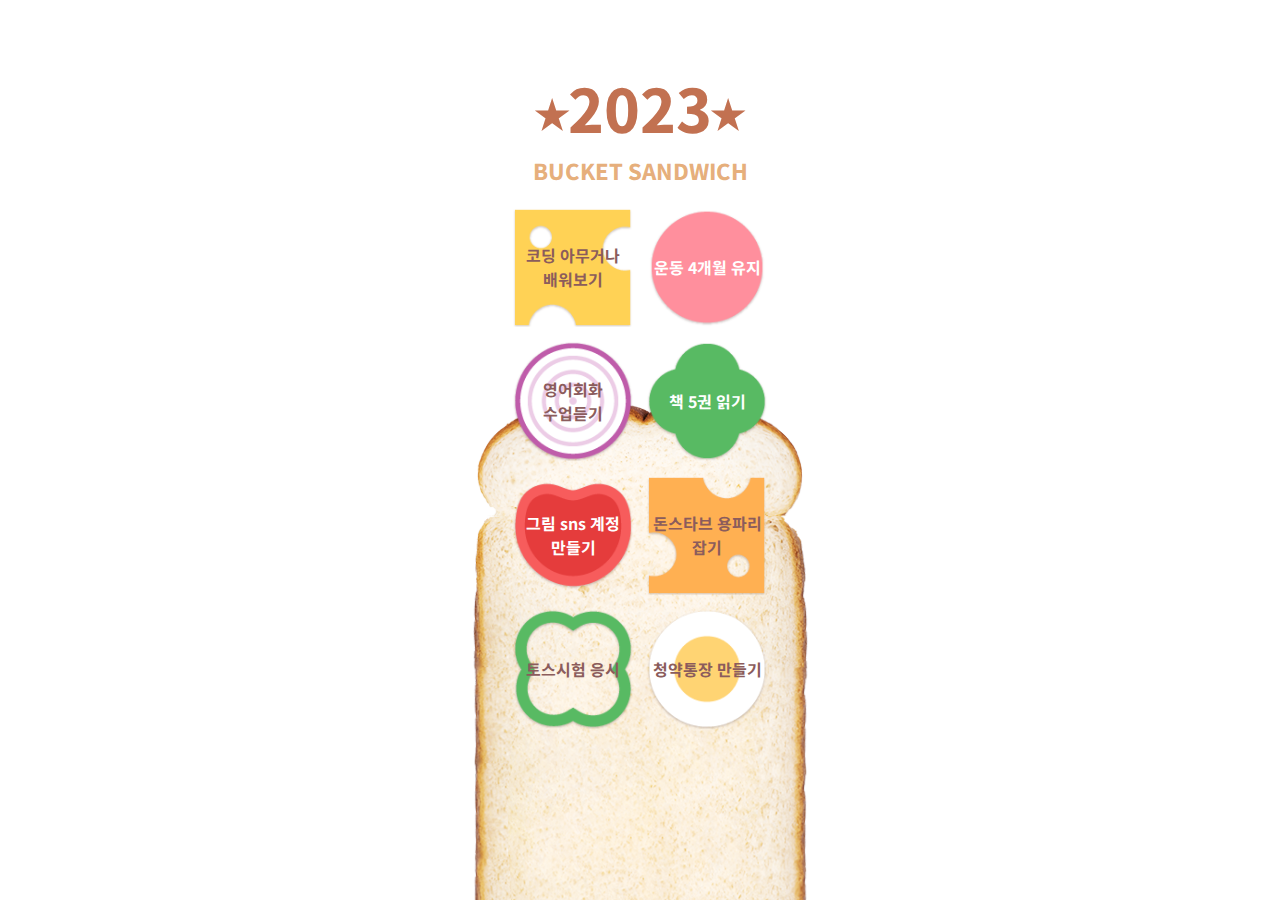
<file: index.html>
<!DOCTYPE html>
<html>

<head>
    <meta charset="UTF-8">
    <meta http-equiv="X-UA-Compatible" content="IE=edge">
    <meta name="viewport" content="width=device-width, initial-scale=1.0">
    <title>2023년 버킷리스트</title>
    <link rel="stylesheet" type="text/css" href="custom.css">
</head>

<body class="bg center">
    <h1 class="title">⭑2023⭑</h1>
    <p class="msg">BUCKET SANDWICH</p>
    <div class="row flex-row wrap" id="bucket-list"></div>

    <script>
        const items = [
            { title: '코딩 아무거나 배워보기', image: 'img1', status: false },
            { title: '운동 4개월 유지', image: 'img2', status: false },
            { title: '영어회화 수업듣기', image: 'img3', status: false },
            { title: '책 5권 읽기', image: 'img4', status: false },
            { title: '그림 sns 계정 만들기', image: 'img5', status: false },
            { title: '돈스타브 용파리 잡기', image: 'img6', status: false },
            { title: '토스시험 응시', image: 'img7', status: false },
            { title: '청약통장 만들기', image: 'img8', status: false }
        ];

        if (localStorage.getItem('items') == null) {
            localStorage.setItem('items', JSON.stringify(items));
        }

        const bucketList = document.getElementById('bucket-list');
        const item = JSON.parse(localStorage.getItem('items'));
        let list = "";

        for (let i = 0; i < item.length; i++) {
            const data = item[i];
            list += `<div class='bucket ${data.image} center ${data.status ? 'done' : ''}' id='item${i}'>${data.title}</div>`;
        }
        bucketList.innerHTML = list;

        const arr = [];
        for (let a = 0; a < item.length; a++) {
            arr.push(document.getElementById(`item${a}`));
        }

        // 이해가 안돼요 선생님 (공부2 - stackoverflow 확인, for문에서 onclick 이슈)
        const createClickHandler = function dripSauceOnItem(t, topping) {
            return function dripSauceOnItem() {
                if (topping.classList.contains('done')) {
                    topping.classList.remove('done');
                    item[t].status = false;
                    localStorage.setItem('items', JSON.stringify(item));
                } else {
                    topping.classList.add('done');
                    item[t].status = true;
                    localStorage.setItem('items', JSON.stringify(item));
                }
            };
        }

        for (let t = 0; t < arr.length; t++) {
            let topping = arr[t];
            topping.onclick = createClickHandler(t, topping);
        }
    </script>
</body>

</html>
</file>
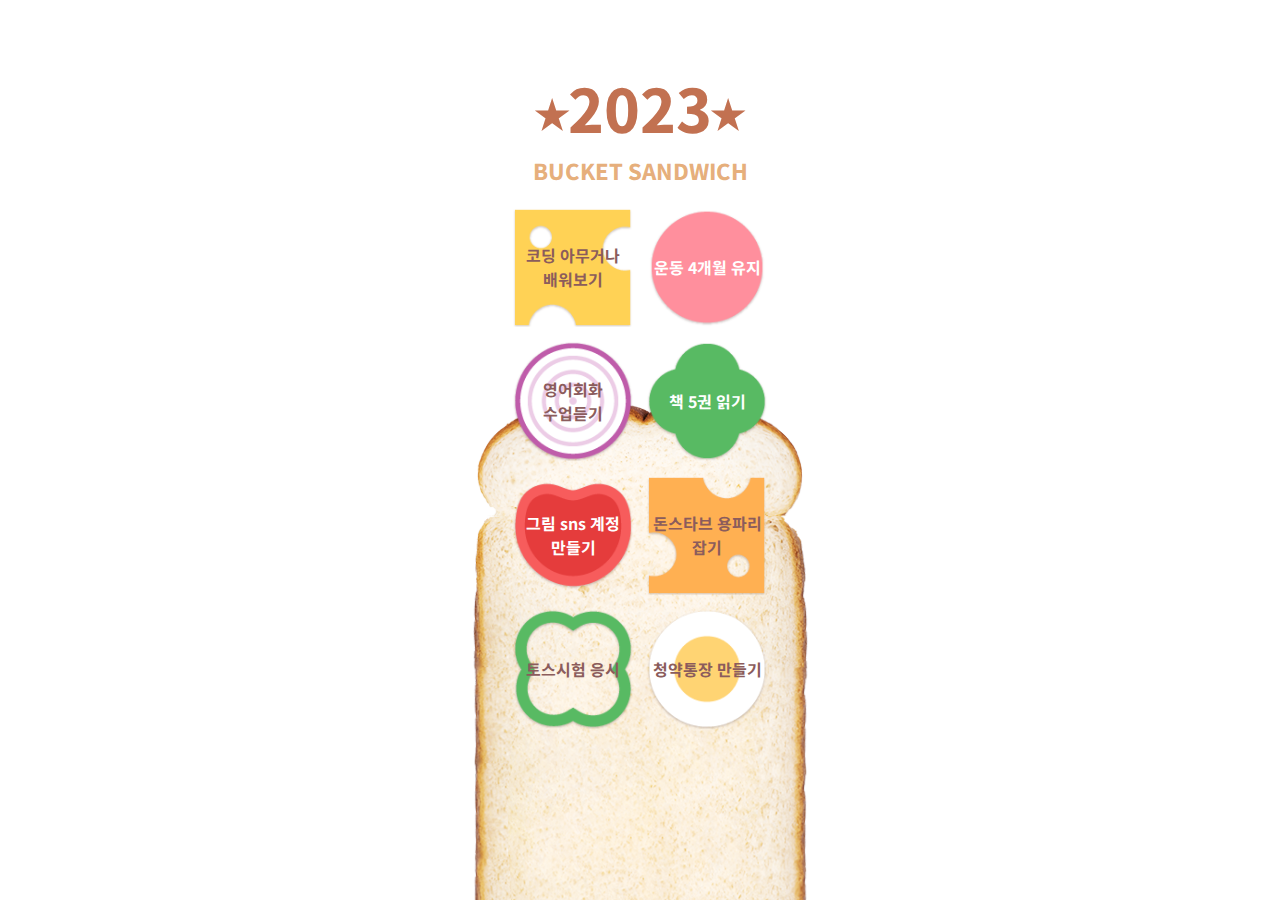
<file: index copy.html>
<!DOCTYPE html>
<html>

<head>
    <meta charset="UTF-8">
    <meta http-equiv="X-UA-Compatible" content="IE=edge">
    <meta name="viewport" content="width=device-width, initial-scale=1.0">
    <title>2023년 버킷리스트</title>
    <link rel="stylesheet" type="text/css" href="custom.css">
</head>

<body class="bg center">
    <h1 class="title">⭑2023⭑</h1>
    <p class="msg">BUCKET SANDWICH</p>
    <div class="row flex-row wrap" id="bucket-list"></div>

    <!-- json 적용하기(완료), 반복문에서 함수 빼기(미완), 리팩토링 -->
    <script>
        const items = [
            { title: '코딩 아무거나 배워보기', image: 'img1', status: false },
            { title: '운동 4개월 유지', image: 'img2', status: false },
            { title: '영어회화 수업듣기', image: 'img3', status: false },
            { title: '책 5권 읽기', image: 'img4', status: false },
            { title: '그림 sns 계정 만들기', image: 'img5', status: false },
            { title: '돈스타브 용파리 잡기', image: 'img6', status: false },
            { title: '토스시험 응시', image: 'img7', status: false },
            { title: '청약통장 만들기', image: 'img8', status: false }
        ];

        if (localStorage.getItem('items') == null) {
            localStorage.setItem('items', JSON.stringify(items));
        }

        const bucketList = document.getElementById('bucket-list');
        const item = JSON.parse(localStorage.getItem('items'));
        let list = "";

        for (let i = 0; i < item.length; i++) {
            const data = item[i];
            list += `<div class='bucket ${data.image} center ${data.status ? 'done' : ''}' id='item${i}'>${data.title}</div>`;
        }
        bucketList.innerHTML = list;

        const arr = [];
        for (let a = 0; a < item.length; a++) {
            arr.push(document.getElementById(`item${a}`));
        }

        for (let t = 0; t < arr.length; t++) {
            let topping = arr[t];
            topping.onclick = dripSauceOnItem;

            function dripSauceOnItem() {
                if (topping.classList.contains('done')) {
                    topping.classList.remove('done');
                    item[t].status = false;
                    localStorage.setItem('items', JSON.stringify(item));
                } else {
                    topping.classList.add('done');
                    item[t].status = true;
                    localStorage.setItem('items', JSON.stringify(item));
                }
            }
        }
    </script>
</body>

</html>
</file>
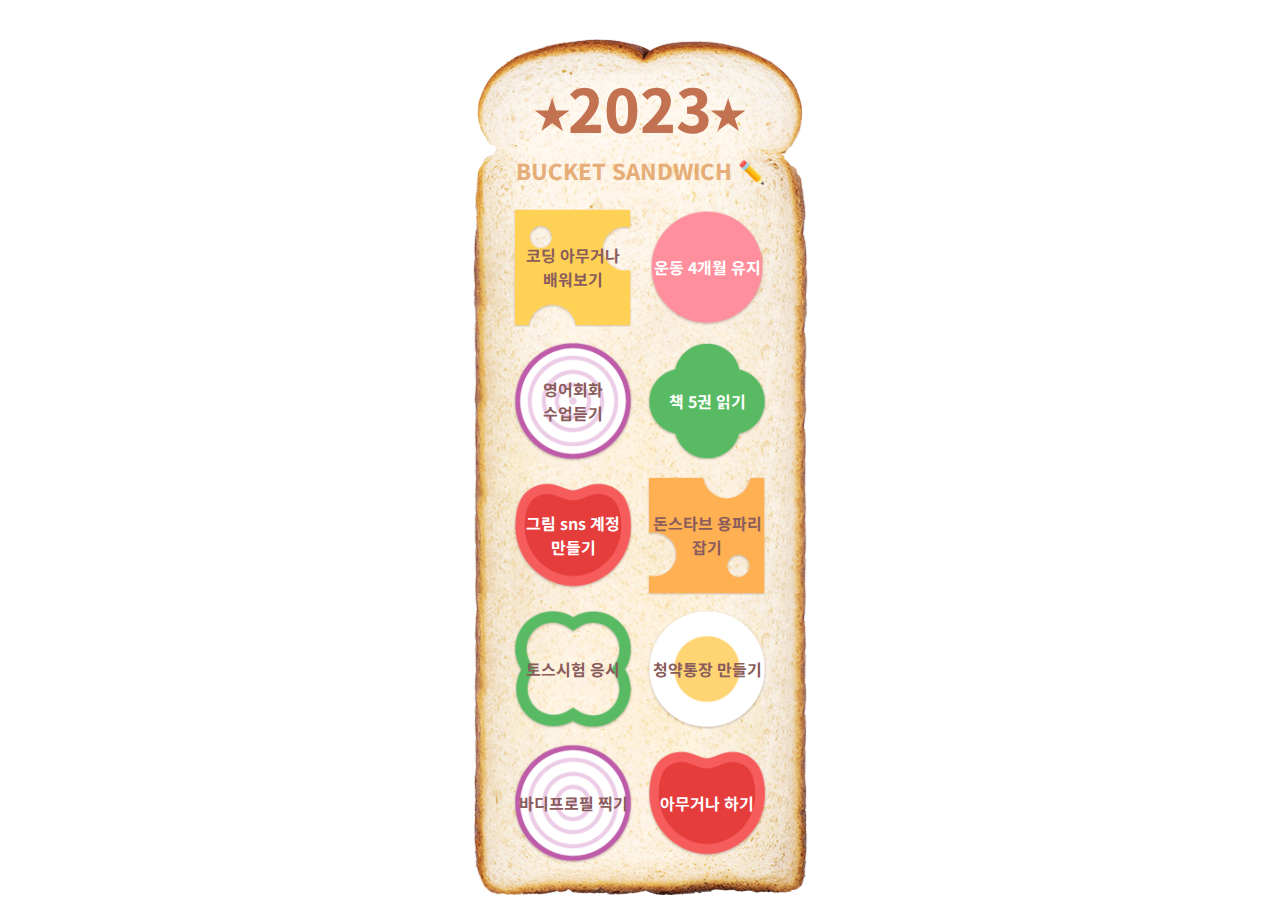
<file: list.html>
<!DOCTYPE html>
<html lang="ko">

<head>
<meta charset="UTF-8">
<meta http-equiv="X-UA-Compatible" content="IE=edge">
<meta name="viewport" content="width=device-width, initial-scale=1.0">
<title>2023년 버킷리스트</title>
<link rel="stylesheet" type="text/css" href="custom.css">
</head>

<body class="bg center">
	<h1 class="title">⭑2023⭑</h1>
	<p class="msg">
		BUCKET SANDWICH
        <a href="updateForm.html" type="button" id="update" style="text-decoration: none;">✏️</a>
	</p>
	<div class="row flex-row wrap" id="bucket-list"></div>

	<!-- CRUD 중 C, U, D 구현하기 -->
	<script>
        const items = [
            { title: '코딩 아무거나 배워보기', image: 'img1', status: false },
            { title: '운동 4개월 유지', image: 'img2', status: false },
            { title: '영어회화 수업듣기', image: 'img3', status: false },
            { title: '책 5권 읽기', image: 'img4', status: false },
            { title: '그림 sns 계정 만들기', image: 'img5', status: false },
            { title: '돈스타브 용파리 잡기', image: 'img6', status: false },
            { title: '토스시험 응시', image: 'img7', status: false },
            { title: '청약통장 만들기', image: 'img8', status: false },
            { title: '바디프로필 찍기', image: 'img3', status: false},
            { title: '아무거나 하기', image: 'img5', status: false}
        ];

        localStorage.setItem('items', JSON.stringify(items));

        if (localStorage.getItem('items') == null) {
            localStorage.setItem('items', JSON.stringify(items));
        }

        const bucketList = document.getElementById('bucket-list');
        const item = JSON.parse(localStorage.getItem('items'));
        let list = "";

        for (let i = 0; i < item.length; i++) {
            const data = item[i];
            list += `<div class='bucket ${data.image == 'img9' ? 'n' : data.image} center ${data.status ? 'done' : ''}' id='item${i}'>${data.title}</div>`;
        }
        bucketList.innerHTML = list;

        const arr = [];
        for (let a = 0; a < item.length; a++) {
            arr.push(document.getElementById(`item${a}`));
        }

        function dripSauceOnItem(t, topping) {
            return function dripSauceOnItem() {
                if (topping.classList.contains('done')) {
                    topping.classList.remove('done');
                    item[t].status = false;
                    localStorage.setItem('items', JSON.stringify(item));
                } else {
                    topping.classList.add('done');
                    item[t].status = true;
                    localStorage.setItem('items', JSON.stringify(item));
                }
            };
        }

        for (let t = 0; t < arr.length; t++) {
            let topping = arr[t];
            topping.onclick = dripSauceOnItem(t, topping);
        }
    </script>
</body>

</html>
</file>
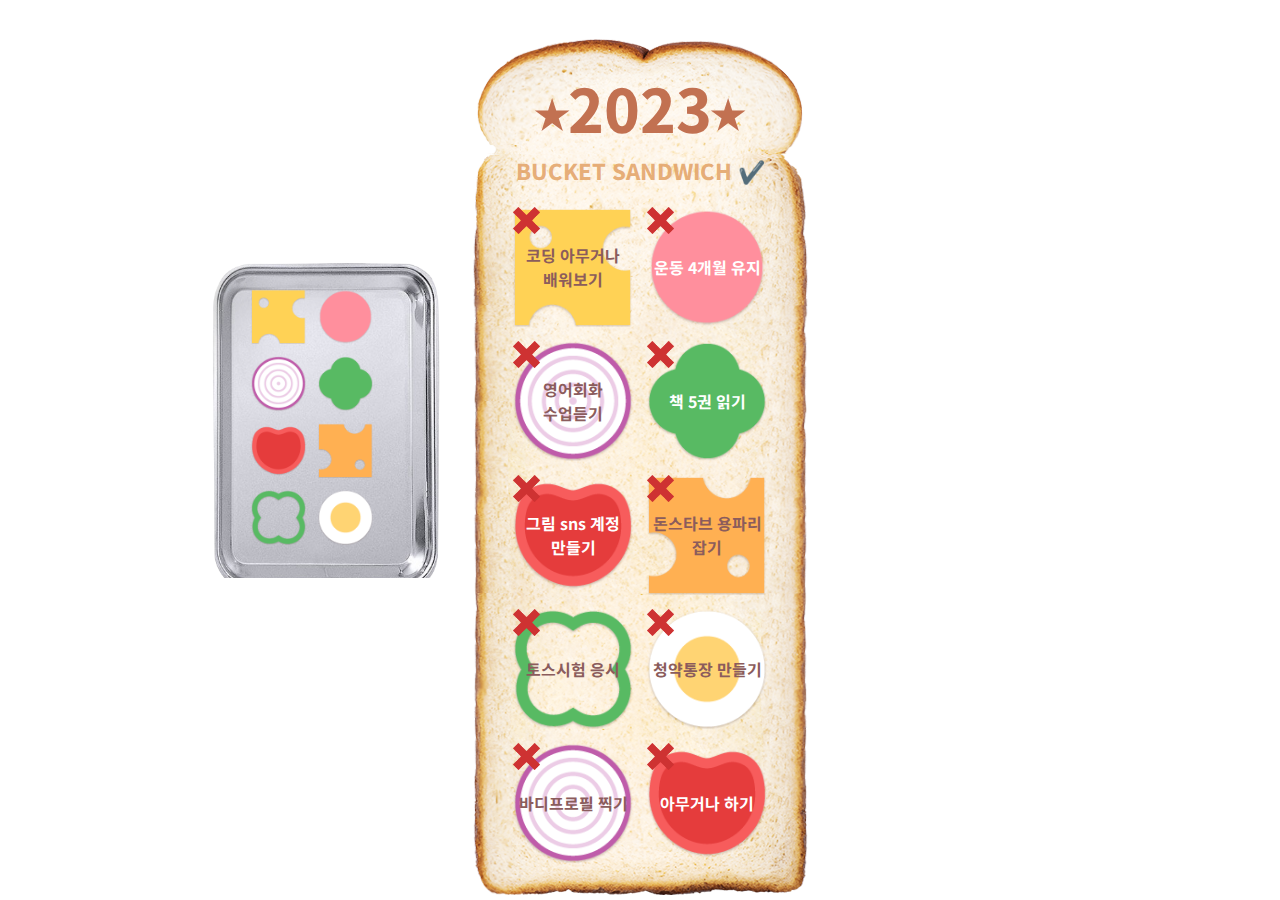
<file: updateForm.html>
<!DOCTYPE html>
<html lang="ko">

<head>
    <meta charset="UTF-8">
    <meta http-equiv="X-UA-Compatible" content="IE=edge">
    <meta name="viewport" content="width=device-width, initial-scale=1.0">
    <title>2023년 버킷리스트</title>
    <link rel="stylesheet" type="text/css" href="custom.css">
</head>

<body class="bg center">
    <h1 class="title">⭑2023⭑</h1>
    <p class="msg">
        BUCKET SANDWICH
        <a href="list.html" type="button" id="save" style="text-decoration: none;">✔️</a>
    </p>
    <div class="row flex-row wrap" id="bucket-list"></div>
    <div class="tray" id="tray">
        <div class="tray-img1 tray-on-img" type="button" id="tray-img0"></div>
        <div class="tray-img2 tray-on-img" type="button" id="tray-img1"></div>
        <div class="tray-img3 tray-on-img" type="button" id="tray-img2"></div>
        <div class="tray-img4 tray-on-img" type="button" id="tray-img3"></div>
        <div class="tray-img5 tray-on-img" type="button" id="tray-img4"></div>
        <div class="tray-img6 tray-on-img" type="button" id="tray-img5"></div>
        <div class="tray-img7 tray-on-img" type="button" id="tray-img6"></div>
        <div class="tray-img8 tray-on-img" type="button" id="tray-img7"></div>
    </div>

    <!-- CRUD 중 C, U 구현하기 -->
    <script>
        const items = [
            { title: '코딩 아무거나 배워보기', image: 'img1', status: false },
            { title: '운동 4개월 유지', image: 'img2', status: false },
            { title: '영어회화 수업듣기', image: 'img3', status: false },
            { title: '책 5권 읽기', image: 'img4', status: false },
            { title: '그림 sns 계정 만들기', image: 'img5', status: false },
            { title: '돈스타브 용파리 잡기', image: 'img6', status: false },
            { title: '토스시험 응시', image: 'img7', status: false },
            { title: '청약통장 만들기', image: 'img8', status: false },
            { title: '바디프로필 찍기', image: 'img3', status: false },
            { title: '아무거나 하기', image: 'img5', status: false }
        ];

        // localStorage.setItem('items', JSON.stringify(items));

        if (localStorage.getItem('items') == null) {
            localStorage.setItem('items', JSON.stringify(items));
        }

        const bucketList = document.getElementById('bucket-list');
        const item = JSON.parse(localStorage.getItem('items'));
        let list = "";

        for (let i = 0; i < item.length; i++) {
            const data = item[i];
            list += `<div contenteditable=${data.image == 'plusBtn' ? 'false' : 'true'} class='bucket ${data.image} center ${data.status ? 'done2' : ''}' id='item${i}'>
                <div contenteditable='false'><button class='img10' id='delete1${i}' ${data.image != 'plusBtn' ? 'readonly' : 'hidden'}></button></div>
                ${data.title}</div>`;
        }
        bucketList.innerHTML = list;

        const saveHandler = function save() {
            return function save() {
                const list2 = [];
                for (let b = 0; b < item.length; b++) {
                    const bucketList2 = document.getElementById(`item${b}`);
                    list2.push({ title: `${bucketList2.innerText}`, image: `${bucketList2.classList[1]}`, status: JSON.parse(`${bucketList2.classList[3] ? true : false}`) },);
                }
                localStorage.setItem('items', JSON.stringify(list2));
            };
        }
        document.getElementById('save').onclick = saveHandler();

        // 글자 수 제한 및 칸에 맞게 자동 정렬
        //
        const arr2 = [];
        const arr3 = [];
        for (let b = 0; b < item.length; b++) {
            arr2.push(document.getElementById(`delete1${b}`));
            arr3.push(document.getElementById(`item${b}`));
        }

        // tray
        const trayHandler = function trayDiv(t) {
            return function trayDiv() {

            };
        }

        const ingredient = 8;
        const trayArray = [];
        for (let t = 0; t < ingredient; t++) {
            trayArray.push(document.getElementById(`tray-img${t}`));
            let tray = trayArray[t];
            tray.onclick = trayHandler(t);
        }

        function removeClassByPrefix(node, prefix) {
            const regx = new RegExp('\\b' + prefix + '[^ ]*[ ]?\\b', 'g');
            node.className = node.className.replace(regx, '');
            return node;
        }

        // plus-dark
        const plusCl = document.getElementsByClassName('bucket plusBtn center ');
        function getPlusId() {
            const plusArr = [].slice.call(plusCl);
            let pl = []
            for (let p = 0; p < plusCl.length; p++) {
                pl.push(plusArr[p].id);
            }
            return pl;
        }

        const plusIds = getPlusId();
        for (let p = 0; p < plusIds.length; p++) {
            let plusBtn = plusIds[p];
            let plusBtnArr = document.getElementById(plusBtn);
            plusBtnArr.onclick = plusDark(plusBtnArr);
        }

        function plusDark(plusBtnArr) {
            return function plusDark() {
                if (plusBtnArr.classList.contains('plusBtn')) {
                    removeClassByPrefix(plusBtnArr, 'plusBtn');
                    plusBtnArr.classList.add('plus-dark');
                } else if (plusBtnArr.classList.contains('plus-dark')) {
                    removeClassByPrefix(plusBtnArr, 'plus-dark');
                    plusBtnArr.classList.add('plusBtn');
                }
            };
        }

        const deleteHandler = function deleteDiv(d, topping2) {
            return function deleteDiv() {
                // if (!confirm('먹어치우시겠습니까?')) {
                //     // 취소(아니오) 버튼 클릭 시 이벤트
                // } else {
                //     // 확인(예) 버튼 클릭 시 이벤트
                // }
                removeClassByPrefix(topping2, 'img');
                topping2.classList.add('plusBtn');
                document.getElementById(`delete1${d}`).remove();
                document.getElementById(`item${d}`).innerText = '';
                document.getElementById(`item${d}`).contentEditable = false;
                item[d].image = 'plusBtn';
                item[d].title = '';
                localStorage.setItem('items', JSON.stringify(item));
                location.reload();
            };
        }

        for (let d = 0; d < arr2.length; d++) {
            let deleteBtn = arr2[d];
            let topping2 = arr3[d];
            deleteBtn.onclick = deleteHandler(d, topping2);
        }

        const saveHandler2 = function saveDiv() {
            return function saveDiv() {
                localStorage.setItem('items', JSON.stringify(item));
            };
        }
        document.getElementById('save').onclick = saveHandler2();
    </script>
</body>

</html>
</file>
<file: custom.css>
/* ♥ */
@import url('https://fonts.googleapis.com/css2?family=Noto+Sans+KR:wght@400;500;700;900&display=swap');

* {
    font-family: 'Noto Sans KR', sans-serif;
}

html {
    display: flex;
    flex-direction: column;
    align-items: center;
    justify-content: center;
}

/* 드래그 방지 */
body {
    -webkit-user-select: none;
    -moz-user-select: none;
    -ms-user-select: none;
    user-select: none;
}

.bg {
    background-image: url("sandwich/bread2.png");
    background-repeat: no-repeat;
    background-position: center -270%;
    background-color: rgb(255, 255, 255);
}

.title {
    color: rgb(194, 113, 81);
    font-size: 60px;
    font-weight: 800;
    position: relative;
    top: 15px;
}

.msg {
    margin: -60px 0 20px;
    color: rgba(226, 161, 100, 0.863);
    font-size: 22px;
    font-weight: 800;
    position: relative;
    top: 39px;
}

.row {
    width: 360px;
}

.bucket {
    width: 120px;
    height: 120px;
    background-size: cover;
    background-position: center;
    margin: 7px;
    position: relative;
    top: 33px;
    z-index: 2;

    /* 내용 글씨관련 */
    font-weight: 700;
    font-size: 16px;
    text-align: center;
    word-break: keep-all;
}

.img1 {
    background-image: url("sandwich/cheese1.png");
    color: rgb(139, 92, 92);
}

.img2 {
    background-image: url("sandwich/ham.png");
    color: rgb(255, 255, 255);
    font-weight: 700;
}

.img3 {
    background-image: url("sandwich/onion.png");
    color: rgb(139, 92, 92);
}

.img4 {
    background-image: url("sandwich/vege.png");
    color: rgb(255, 255, 255);
}

.img5 {
    background-image: url("sandwich/tomato.png");
    color: rgb(255, 255, 255);
}

.img6 {
    background-image: url("sandwich/cheese2.png");
    color: rgb(139, 92, 92);
}

.img7 {
    background-image: url("sandwich/paprica.png");
    color: rgb(139, 92, 92);
}

.img8 {
    background-image: url("sandwich/egg.png");
    color: rgb(139, 92, 92);
}

.plusBtn {
    background-image: url("sandwich/button_plus.png");
    background-repeat: no-repeat;
    background-size: 40%;
}

.img10 {
    background-image: url("sandwich/button_x.png");
    background-color: transparent;
    background-repeat: no-repeat;
    background-size: 100%;
    border: none;
    width: 27px;
    height: 27px;
    position: absolute;
    top: 0px;
    left: 0px;
}

.plus-dark {
    background-image: url("sandwich/button_plus_dark.png");
    background-repeat: no-repeat;
    background-size: 40%;
}

.n {
    background-image: url("sandwich/n.png");
}

.center {
    display: flex;
    flex-direction: column;
    align-items: center;
    justify-content: center;
}

.flex-row {
    display: flex;
    flex-direction: row;
    align-items: center;
    justify-content: center;
}

.wrap {
    flex-wrap: wrap;
}

.done::after {
    content: "";
    width: 110%;
    height: 110%;
    background-image: url("sandwich/sauce.png");
    background-size: contain;
    background-repeat: no-repeat;
    background-position: center;
    position: absolute;
    top: -5%;
}

.done2::after {
    content: "";
    width: 110%;
    height: 110%;
    background-image: url("sandwich/sauce.png");
    background-size: contain;
    background-repeat: no-repeat;
    background-position: center;
    position: absolute;
    top: -5%;
    opacity: 0.5 !important;
}

.tray {
    background-image: url("sandwich/tray1.png");
    background-size: 340px;
    background-position: 152px 214px;
    background-repeat: no-repeat;
    padding: 13%;
    z-index: 1;

    position: absolute;
    left: 0%;
    top: 5%;
    width: 150px;
    height: 200px;

    flex-wrap: wrap;
    /* flex-direction: row; */
    display: flex;
    align-items: center;
    justify-content: center;
}

.tray-on-img {
    background-size: cover;
    position: relative;
    left: 47%;
    top: 36%;
    margin: 6px;
    width: 55px;
    height: 55px;
}

.tray-img1 {
    background-image: url("sandwich/cheese1.png");
}

.tray-img2 {
    background-image: url("sandwich/ham.png");
}

.tray-img3 {
    background-image: url("sandwich/onion.png");
}

.tray-img4 {
    background-image: url("sandwich/vege.png");
}

.tray-img5 {
    background-image: url("sandwich/tomato.png");
}

.tray-img6 {
    background-image: url("sandwich/cheese2.png");
}

.tray-img7 {
    background-image: url("sandwich/paprica.png");
}

.tray-img8 {
    background-image: url("sandwich/egg.png");
}
</file>
